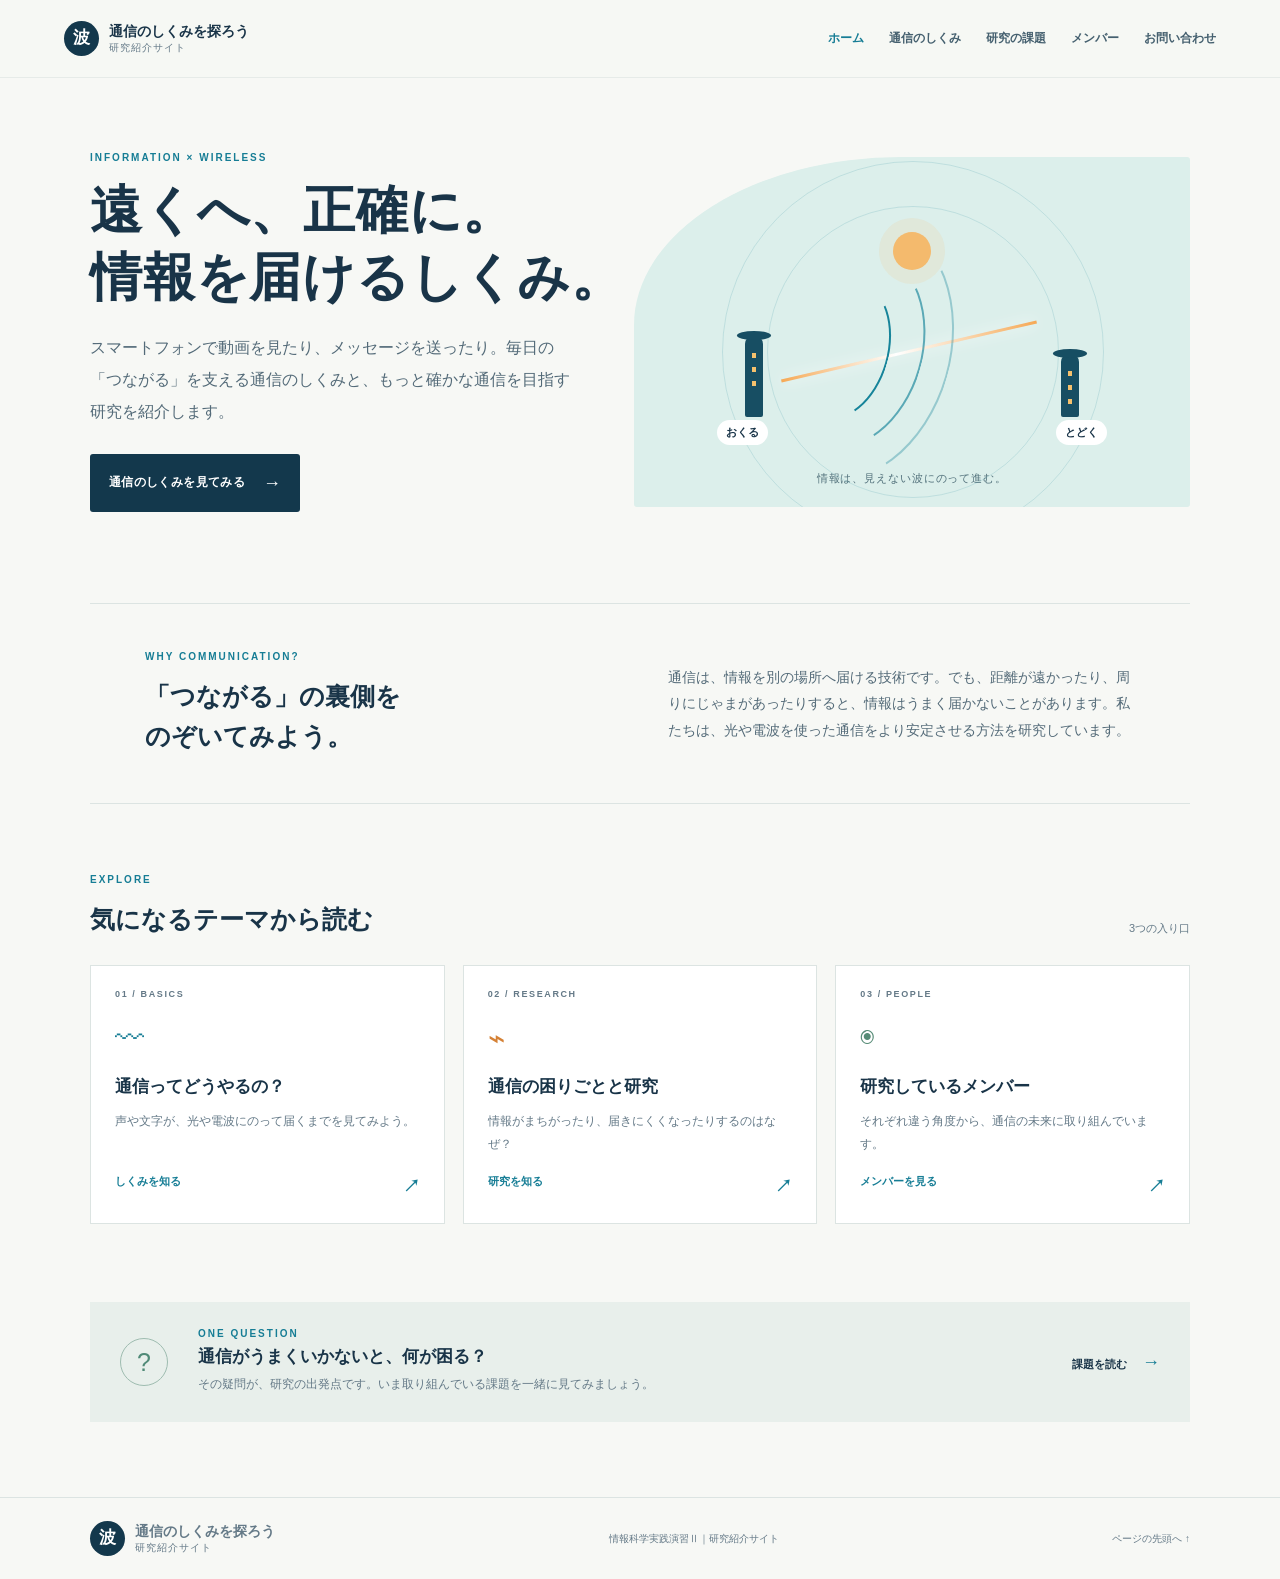
<file: index.html>
<!doctype html>
<html lang="ja">
<head>
  <meta charset="utf-8">
  <meta name="viewport" content="width=device-width, initial-scale=1">
  <meta name="description" content="光や電波で情報を届ける通信のしくみと、通信をもっと確かにする研究を中学生向けに紹介します。">
  <title>通信のしくみを探ろう | 研究紹介</title>
  <link rel="stylesheet" href="style.css">
</head>
<body id="top">
  <header class="site-header">
    <a class="brand" href="index.html"><span class="brand-mark" aria-hidden="true">波</span><span>通信のしくみを探ろう<small>研究紹介サイト</small></span></a>
    <nav aria-label="メインナビゲーション"><a aria-current="page" href="index.html">ホーム</a><a href="communication.html">通信のしくみ</a><a href="challenges.html">研究の課題</a><a href="members.html">メンバー</a><a href="contact.html">お問い合わせ</a></nav>
  </header>
  <main>
    <section class="hero">
      <div class="hero-copy"><p class="eyebrow">INFORMATION × WIRELESS</p><h1><span>遠くへ、正確に。</span><span>情報を届けるしくみ。</span></h1><p class="lead">スマートフォンで動画を見たり、メッセージを送ったり。毎日の「つながる」を支える通信のしくみと、もっと確かな通信を目指す研究を紹介します。</p><a class="button" href="communication.html">通信のしくみを見てみる <span aria-hidden="true">→</span></a></div>
      <div class="hero-art" aria-label="送信機から受信機へ、光と電波で情報が届くイメージ" role="img"><div class="sun"></div><div class="tower tower-left"><i></i><i></i><i></i></div><div class="tower tower-right"><i></i><i></i><i></i></div><div class="wave wave-one"></div><div class="wave wave-two"></div><div class="wave wave-three"></div><div class="beam"></div><div class="art-label label-left">おくる</div><div class="art-label label-right">とどく</div><div class="art-caption">情報は、見えない波にのって進む。</div></div>
    </section>
    <section class="intro-section"><div><p class="eyebrow">WHY COMMUNICATION?</p><h2>「つながる」の裏側を<br>のぞいてみよう。</h2></div><p>通信は、情報を別の場所へ届ける技術です。でも、距離が遠かったり、周りにじゃまがあったりすると、情報はうまく届かないことがあります。私たちは、光や電波を使った通信をより安定させる方法を研究しています。</p></section>
    <section class="cards-section"><div class="section-heading"><div><p class="eyebrow">EXPLORE</p><h2>気になるテーマから読む</h2></div><span>3つの入り口</span></div><div class="cards">
      <a class="topic-card card-blue" href="communication.html"><span class="card-number">01 / BASICS</span><span class="card-icon" aria-hidden="true">〰</span><h3>通信ってどうやるの？</h3><p>声や文字が、光や電波にのって届くまでを見てみよう。</p><span class="card-link">しくみを知る <b>↗</b></span></a>
      <a class="topic-card card-orange" href="challenges.html"><span class="card-number">02 / RESEARCH</span><span class="card-icon" aria-hidden="true">⌁</span><h3>通信の困りごとと研究</h3><p>情報がまちがったり、届きにくくなったりするのはなぜ？</p><span class="card-link">研究を知る <b>↗</b></span></a>
      <a class="topic-card card-green" href="members.html"><span class="card-number">03 / PEOPLE</span><span class="card-icon" aria-hidden="true">◉</span><h3>研究しているメンバー</h3><p>それぞれ違う角度から、通信の未来に取り組んでいます。</p><span class="card-link">メンバーを見る <b>↗</b></span></a>
    </div></section>
    <section class="callout"><div class="callout-symbol" aria-hidden="true">?</div><div><p class="eyebrow">ONE QUESTION</p><h2>通信がうまくいかないと、何が困る？</h2><p>その疑問が、研究の出発点です。いま取り組んでいる課題を一緒に見てみましょう。</p></div><a class="text-link" href="challenges.html">課題を読む <span>→</span></a></section>
  </main>
  <footer><a class="brand" href="index.html"><span class="brand-mark" aria-hidden="true">波</span><span>通信のしくみを探ろう<small>研究紹介サイト</small></span></a><p>情報科学実践演習Ⅱ｜研究紹介サイト</p><a href="#top" class="to-top">ページの先頭へ ↑</a></footer>
</body>
</html>
</file>
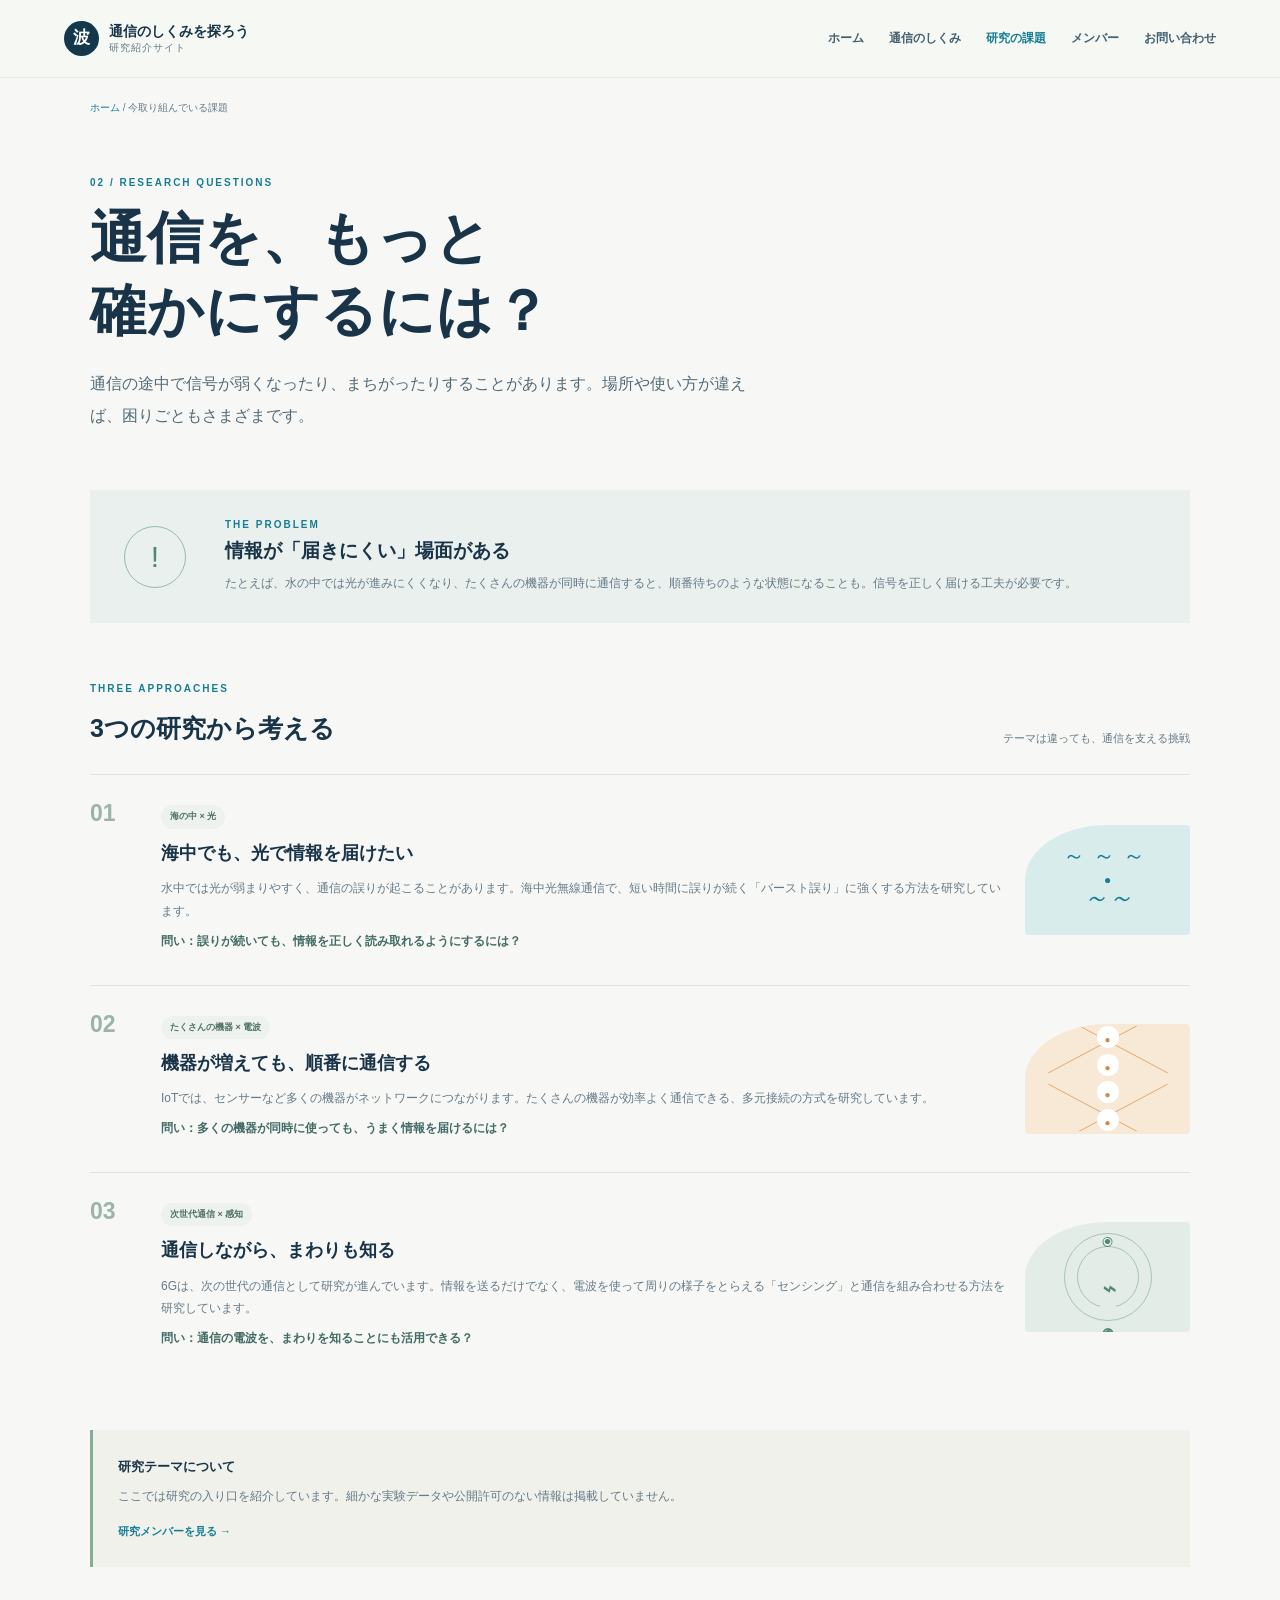
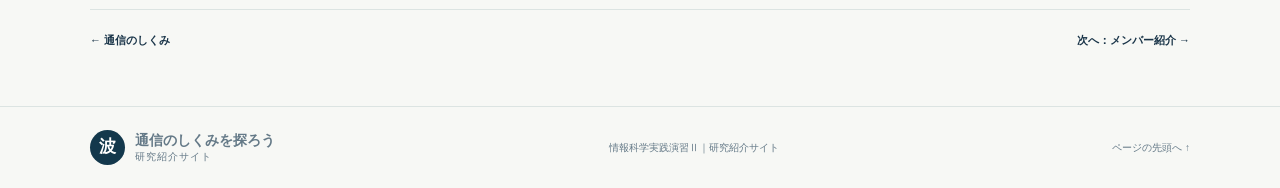
<file: challenges.html>
<!doctype html>
<html lang="ja">
<head><meta charset="utf-8"><meta name="viewport" content="width=device-width, initial-scale=1"><meta name="description" content="通信を安定させるための課題と、海中光通信・IoT・6Gの研究を紹介します。"><title>今取り組んでいる課題 | 通信のしくみを探ろう</title><link rel="stylesheet" href="style.css"></head>
<body id="top">
  <header class="site-header"><a class="brand" href="index.html"><span class="brand-mark" aria-hidden="true">波</span><span>通信のしくみを探ろう<small>研究紹介サイト</small></span></a><nav aria-label="メインナビゲーション"><a href="index.html">ホーム</a><a href="communication.html">通信のしくみ</a><a aria-current="page" href="challenges.html">研究の課題</a><a href="members.html">メンバー</a><a href="contact.html">お問い合わせ</a></nav></header>
  <main class="subpage"><div class="breadcrumb"><a href="index.html">ホーム</a><span> / </span>今取り組んでいる課題</div><section class="page-hero"><p class="eyebrow">02 / RESEARCH QUESTIONS</p><h1>通信を、もっと<br>確かにするには？</h1><p class="lead">通信の途中で信号が弱くなったり、まちがったりすることがあります。場所や使い方が違えば、困りごともさまざまです。</p></section>
    <section class="problem-band"><div class="problem-mark" aria-hidden="true">!</div><div><p class="eyebrow">THE PROBLEM</p><h2>情報が「届きにくい」場面がある</h2><p>たとえば、水の中では光が進みにくくなり、たくさんの機器が同時に通信すると、順番待ちのような状態になることも。信号を正しく届ける工夫が必要です。</p></div></section>
    <section class="research-list"><div class="section-heading"><div><p class="eyebrow">THREE APPROACHES</p><h2>3つの研究から考える</h2></div><span>テーマは違っても、通信を支える挑戦</span></div>
      <article class="research-card"><div class="research-no">01</div><div><span class="tag">海の中 × 光</span><h3>海中でも、光で情報を届けたい</h3><p>水中では光が弱まりやすく、通信の誤りが起こることがあります。海中光無線通信で、短い時間に誤りが続く「バースト誤り」に強くする方法を研究しています。</p><p class="research-question">問い：誤りが続いても、情報を正しく読み取れるようにするには？</p></div><div class="research-art art-sea" aria-hidden="true"><span>～～～</span><b>●</b><i>～～</i></div></article>
      <article class="research-card"><div class="research-no">02</div><div><span class="tag">たくさんの機器 × 電波</span><h3>機器が増えても、順番に通信する</h3><p>IoTでは、センサーなど多くの機器がネットワークにつながります。たくさんの機器が効率よく通信できる、多元接続の方式を研究しています。</p><p class="research-question">問い：多くの機器が同時に使っても、うまく情報を届けるには？</p></div><div class="research-art art-network" aria-hidden="true"><span>●</span><i>●</i><b>●</b><em>●</em></div></article>
      <article class="research-card"><div class="research-no">03</div><div><span class="tag">次世代通信 × 感知</span><h3>通信しながら、まわりも知る</h3><p>6Gは、次の世代の通信として研究が進んでいます。情報を送るだけでなく、電波を使って周りの様子をとらえる「センシング」と通信を組み合わせる方法を研究しています。</p><p class="research-question">問い：通信の電波を、まわりを知ることにも活用できる？</p></div><div class="research-art art-sense" aria-hidden="true"><span>◉</span><i>⌁</i><b>◉</b></div></article>
    </section><aside class="note"><b>研究テーマについて</b><p>ここでは研究の入り口を紹介しています。細かな実験データや公開許可のない情報は掲載していません。</p><a href="members.html">研究メンバーを見る →</a></aside><nav class="page-nav" aria-label="ページ移動"><a href="communication.html">← 通信のしくみ</a><a href="members.html">次へ：メンバー紹介 →</a></nav></main>
  <footer><a class="brand" href="index.html"><span class="brand-mark" aria-hidden="true">波</span><span>通信のしくみを探ろう<small>研究紹介サイト</small></span></a><p>情報科学実践演習Ⅱ｜研究紹介サイト</p><a href="#top" class="to-top">ページの先頭へ ↑</a></footer>
</body></html>
</file>
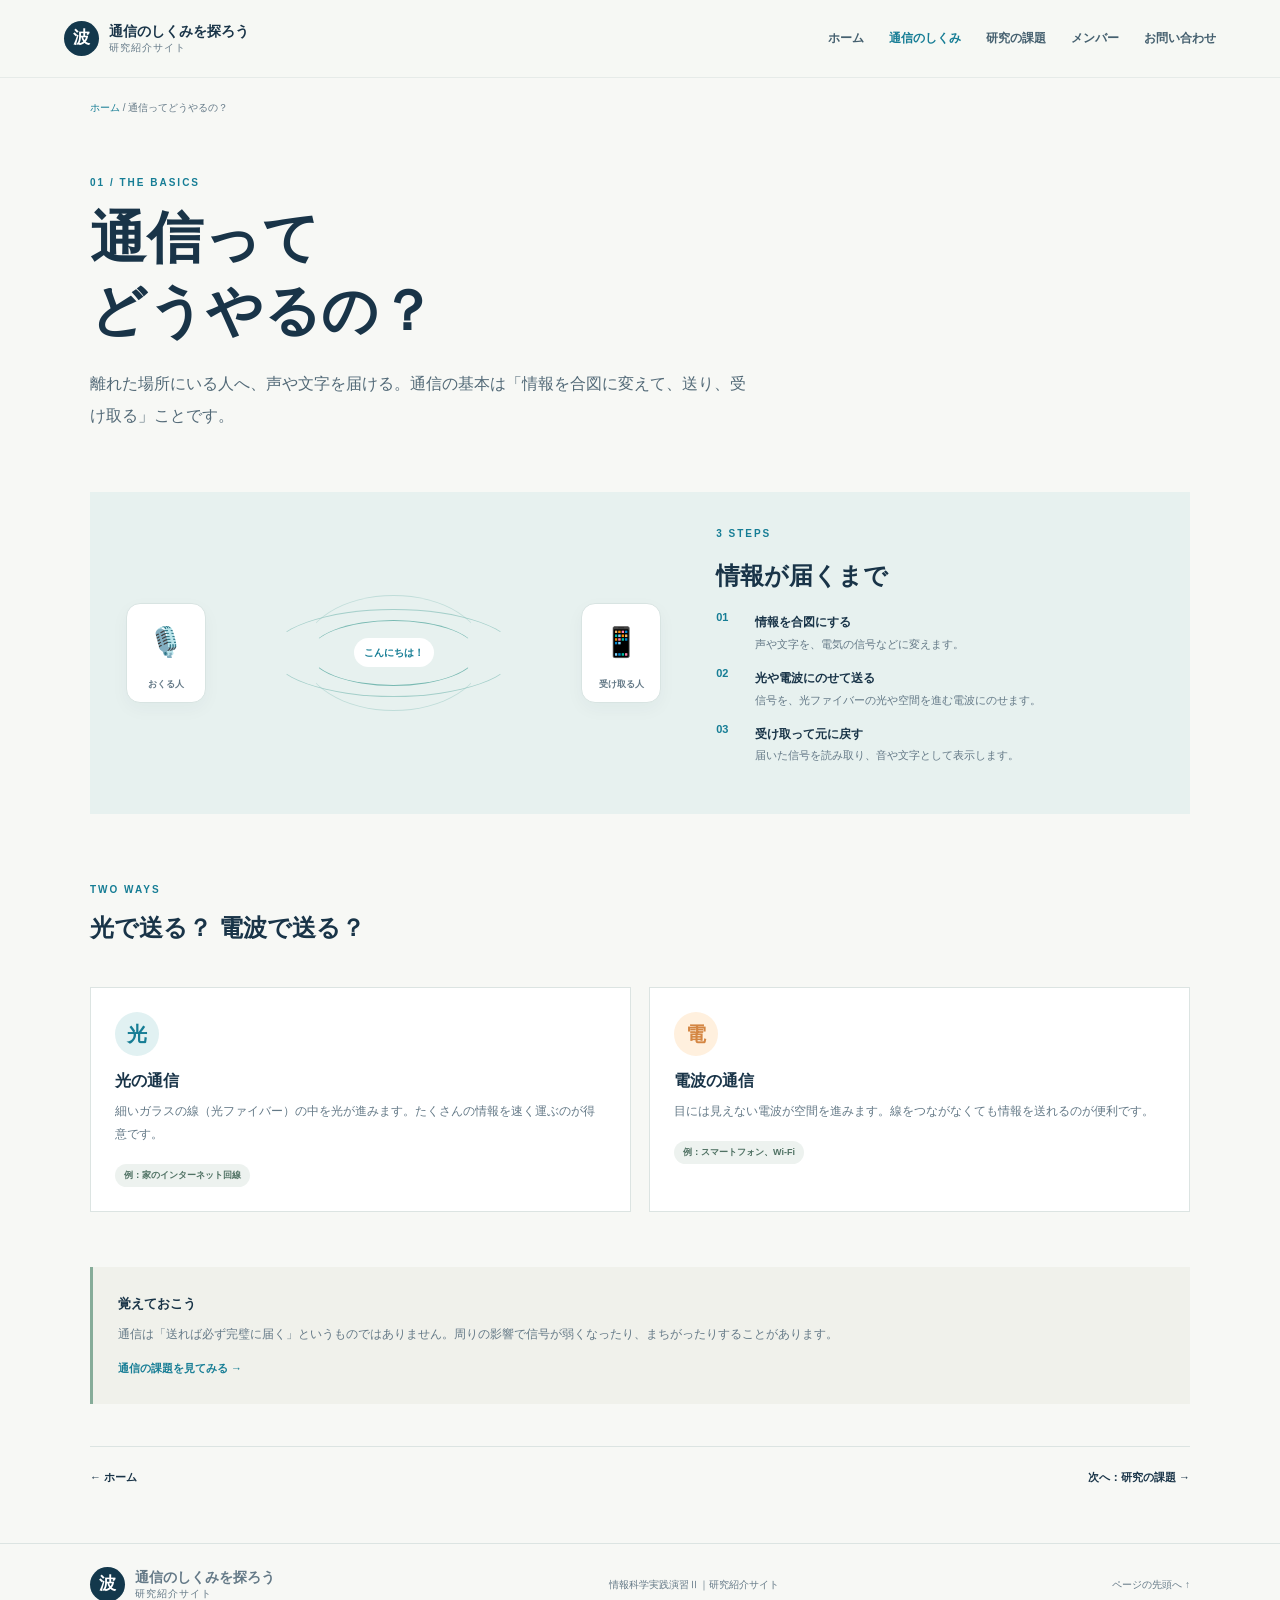
<file: communication.html>
<!doctype html>
<html lang="ja">
<head><meta charset="utf-8"><meta name="viewport" content="width=device-width, initial-scale=1"><meta name="description" content="光や電波を使って情報が届く通信の基本を、中学生向けに紹介します。"><title>通信ってどうやるの？ | 通信のしくみを探ろう</title><link rel="stylesheet" href="style.css"></head>
<body id="top">
  <header class="site-header"><a class="brand" href="index.html"><span class="brand-mark" aria-hidden="true">波</span><span>通信のしくみを探ろう<small>研究紹介サイト</small></span></a><nav aria-label="メインナビゲーション"><a href="index.html">ホーム</a><a aria-current="page" href="communication.html">通信のしくみ</a><a href="challenges.html">研究の課題</a><a href="members.html">メンバー</a><a href="contact.html">お問い合わせ</a></nav></header>
  <main class="subpage"><div class="breadcrumb"><a href="index.html">ホーム</a><span> / </span>通信ってどうやるの？</div><section class="page-hero"><p class="eyebrow">01 / THE BASICS</p><h1>通信って<br>どうやるの？</h1><p class="lead">離れた場所にいる人へ、声や文字を届ける。通信の基本は「情報を合図に変えて、送り、受け取る」ことです。</p></section>
    <section class="explain-block"><div class="step-visual"><div class="device">🎙️<small>おくる人</small></div><div class="signal"><span>こんにちは！</span><i></i><i></i><i></i></div><div class="device">📱<small>受け取る人</small></div></div><div class="explain-copy"><p class="eyebrow">3 STEPS</p><h2>情報が届くまで</h2><ol class="steps"><li><b>情報を合図にする</b><span>声や文字を、電気の信号などに変えます。</span></li><li><b>光や電波にのせて送る</b><span>信号を、光ファイバーの光や空間を進む電波にのせます。</span></li><li><b>受け取って元に戻す</b><span>届いた信号を読み取り、音や文字として表示します。</span></li></ol></div></section>
    <section class="compare-section"><div class="section-heading"><div><p class="eyebrow">TWO WAYS</p><h2>光で送る？ 電波で送る？</h2></div></div><div class="compare-grid"><article><div class="compare-icon blue">光</div><h3>光の通信</h3><p>細いガラスの線（光ファイバー）の中を光が進みます。たくさんの情報を速く運ぶのが得意です。</p><span class="tag">例：家のインターネット回線</span></article><article><div class="compare-icon orange">電</div><h3>電波の通信</h3><p>目には見えない電波が空間を進みます。線をつながなくても情報を送れるのが便利です。</p><span class="tag">例：スマートフォン、Wi-Fi</span></article></div></section>
    <aside class="note"><b>覚えておこう</b><p>通信は「送れば必ず完璧に届く」というものではありません。周りの影響で信号が弱くなったり、まちがったりすることがあります。</p><a href="challenges.html">通信の課題を見てみる →</a></aside>
    <nav class="page-nav" aria-label="ページ移動"><a href="index.html">← ホーム</a><a href="challenges.html">次へ：研究の課題 →</a></nav></main>
  <footer><a class="brand" href="index.html"><span class="brand-mark" aria-hidden="true">波</span><span>通信のしくみを探ろう<small>研究紹介サイト</small></span></a><p>情報科学実践演習Ⅱ｜研究紹介サイト</p><a href="#top" class="to-top">ページの先頭へ ↑</a></footer>
</body></html>
</file>
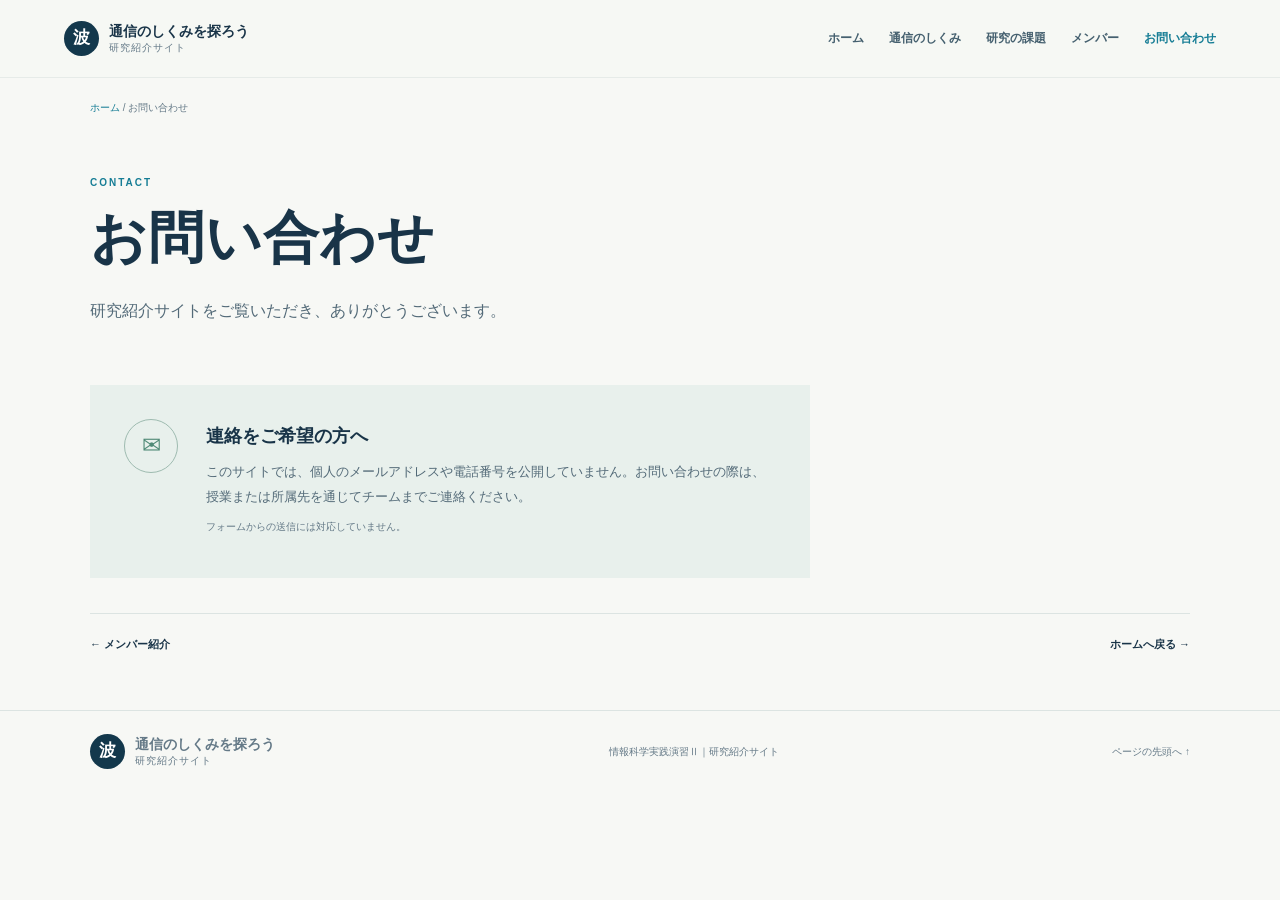
<file: contact.html>
<!doctype html>
<html lang="ja">
<head><meta charset="utf-8"><meta name="viewport" content="width=device-width, initial-scale=1"><meta name="description" content="研究紹介サイトへのお問い合わせについてご案内します。"><title>お問い合わせ | 通信のしくみを探ろう</title><link rel="stylesheet" href="style.css"></head>
<body id="top">
  <header class="site-header"><a class="brand" href="index.html"><span class="brand-mark" aria-hidden="true">波</span><span>通信のしくみを探ろう<small>研究紹介サイト</small></span></a><nav aria-label="メインナビゲーション"><a href="index.html">ホーム</a><a href="communication.html">通信のしくみ</a><a href="challenges.html">研究の課題</a><a href="members.html">メンバー</a><a aria-current="page" href="contact.html">お問い合わせ</a></nav></header>
  <main class="subpage"><div class="breadcrumb"><a href="index.html">ホーム</a><span> / </span>お問い合わせ</div><section class="page-hero"><p class="eyebrow">CONTACT</p><h1>お問い合わせ</h1><p class="lead">研究紹介サイトをご覧いただき、ありがとうございます。</p></section><section class="contact-panel"><div class="contact-icon" aria-hidden="true">✉</div><div><h2>連絡をご希望の方へ</h2><p>このサイトでは、個人のメールアドレスや電話番号を公開していません。お問い合わせの際は、授業または所属先を通じてチームまでご連絡ください。</p><p class="small-note">フォームからの送信には対応していません。</p></div></section><nav class="page-nav"><a href="members.html">← メンバー紹介</a><a href="index.html">ホームへ戻る →</a></nav></main>
  <footer><a class="brand" href="index.html"><span class="brand-mark" aria-hidden="true">波</span><span>通信のしくみを探ろう<small>研究紹介サイト</small></span></a><p>情報科学実践演習Ⅱ｜研究紹介サイト</p><a href="#top" class="to-top">ページの先頭へ ↑</a></footer>
</body></html>
</file>
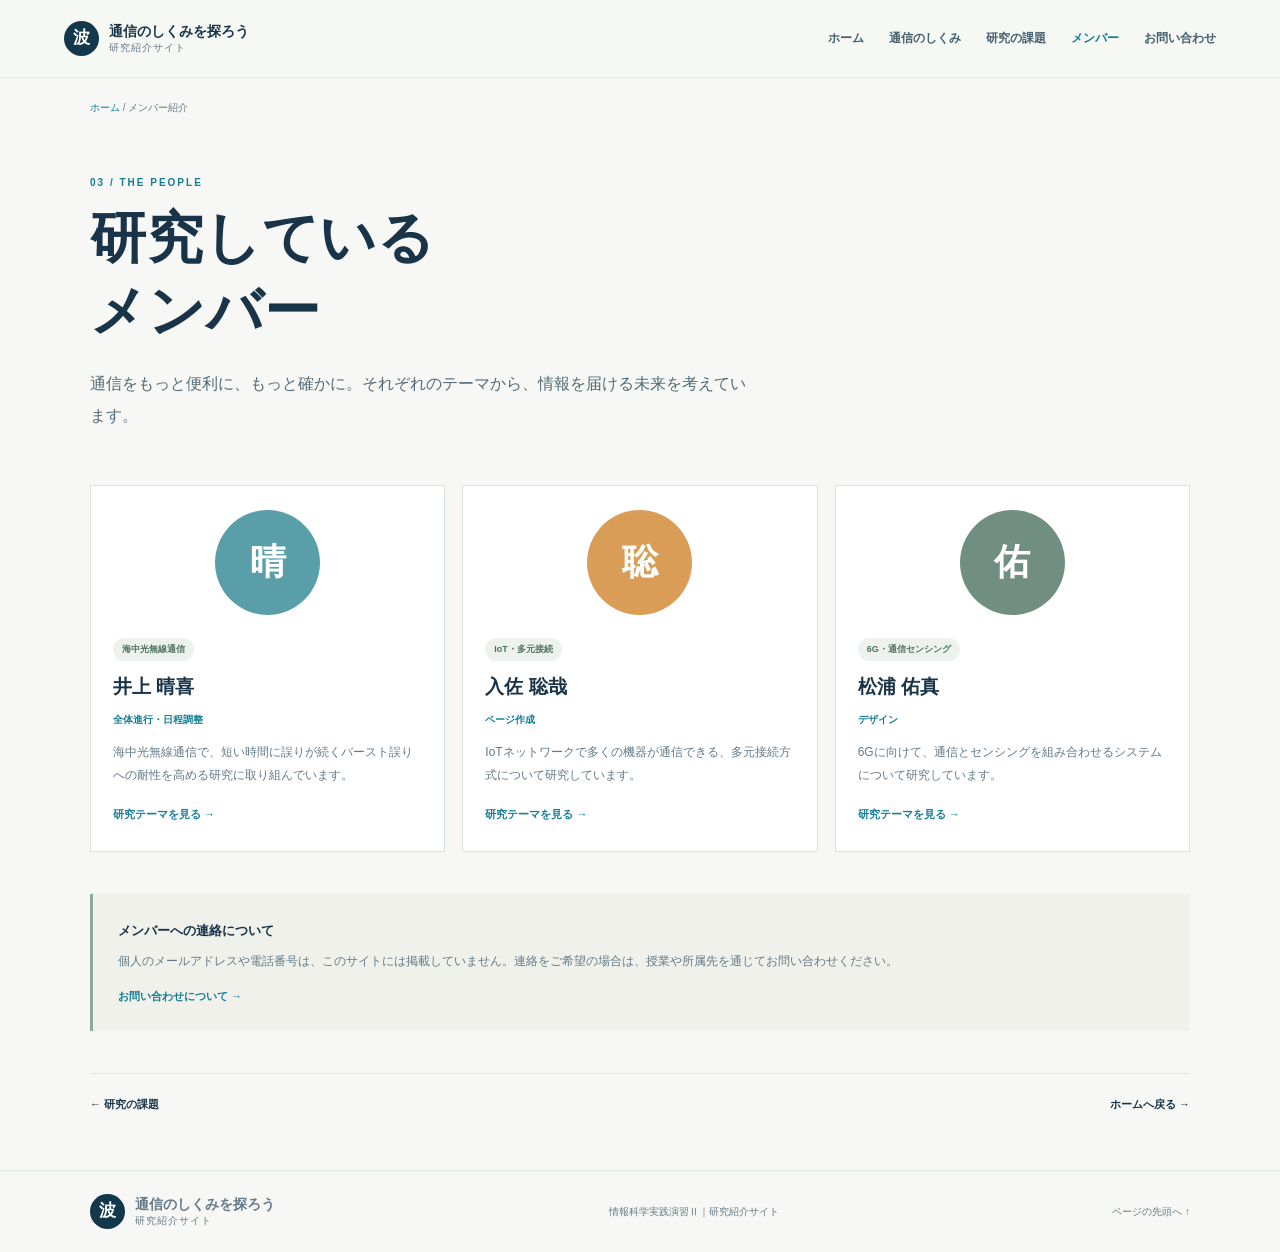
<file: members.html>
<!doctype html>
<html lang="ja">
<head><meta charset="utf-8"><meta name="viewport" content="width=device-width, initial-scale=1"><meta name="description" content="海中光通信、IoTの多元接続、6Gの通信とセンシングに取り組む研究メンバーを紹介します。"><title>メンバー紹介 | 通信のしくみを探ろう</title><link rel="stylesheet" href="style.css"></head>
<body id="top">
  <header class="site-header"><a class="brand" href="index.html"><span class="brand-mark" aria-hidden="true">波</span><span>通信のしくみを探ろう<small>研究紹介サイト</small></span></a><nav aria-label="メインナビゲーション"><a href="index.html">ホーム</a><a href="communication.html">通信のしくみ</a><a href="challenges.html">研究の課題</a><a aria-current="page" href="members.html">メンバー</a><a href="contact.html">お問い合わせ</a></nav></header>
  <main class="subpage"><div class="breadcrumb"><a href="index.html">ホーム</a><span> / </span>メンバー紹介</div><section class="page-hero"><p class="eyebrow">03 / THE PEOPLE</p><h1>研究している<br>メンバー</h1><p class="lead">通信をもっと便利に、もっと確かに。それぞれのテーマから、情報を届ける未来を考えています。</p></section>
    <section class="member-grid">
      <article class="member-card"><div class="avatar avatar-a" aria-hidden="true">晴</div><div class="member-info"><span class="tag">海中光無線通信</span><h2>井上 晴喜</h2><p class="member-role">全体進行・日程調整</p><p>海中光無線通信で、短い時間に誤りが続くバースト誤りへの耐性を高める研究に取り組んでいます。</p><a href="challenges.html">研究テーマを見る →</a></div></article>
      <article class="member-card"><div class="avatar avatar-b" aria-hidden="true">聡</div><div class="member-info"><span class="tag">IoT・多元接続</span><h2>入佐 聡哉</h2><p class="member-role">ページ作成</p><p>IoTネットワークで多くの機器が通信できる、多元接続方式について研究しています。</p><a href="challenges.html">研究テーマを見る →</a></div></article>
      <article class="member-card"><div class="avatar avatar-c" aria-hidden="true">佑</div><div class="member-info"><span class="tag">6G・通信センシング</span><h2>松浦 佑真</h2><p class="member-role">デザイン</p><p>6Gに向けて、通信とセンシングを組み合わせるシステムについて研究しています。</p><a href="challenges.html">研究テーマを見る →</a></div></article>
    </section><aside class="note"><b>メンバーへの連絡について</b><p>個人のメールアドレスや電話番号は、このサイトには掲載していません。連絡をご希望の場合は、授業や所属先を通じてお問い合わせください。</p><a href="contact.html">お問い合わせについて →</a></aside><nav class="page-nav" aria-label="ページ移動"><a href="challenges.html">← 研究の課題</a><a href="index.html">ホームへ戻る →</a></nav></main>
  <footer><a class="brand" href="index.html"><span class="brand-mark" aria-hidden="true">波</span><span>通信のしくみを探ろう<small>研究紹介サイト</small></span></a><p>情報科学実践演習Ⅱ｜研究紹介サイト</p><a href="#top" class="to-top">ページの先頭へ ↑</a></footer>
</body></html>
</file>
<file: style.css>
:root {
  --ink: #193448;
  --muted: #647987;
  --paper: #f7f8f5;
  --line: #dce4e2;
  --blue: #167d95;
  --navy: #13384c;
  --orange: #f3a45a;
  --green: #75a996;
  --serif: "Noto Sans JP",sans-serif;
  --sans: "DM Sans","Noto Sans JP",sans-serif;
}

* {
  box-sizing: border-box;
}

html {
  scroll-behavior: smooth;
}

body {
  margin: 0;
  background: var(--paper);
  color: var(--ink);
  font-family: var(--serif);
  font-size: 15px;
  line-height: 1.9;
}

a {
  color: inherit;
  text-decoration: none;
}

a: hover{;
  color: var(--blue);
}

.site-header {
  height: auto;
  min-height: 78px;
  padding: 14px max(calc((100vw - 1160px)/2),5vw);
  display: flex;
  align-items: center;
  justify-content: space-between;
  gap: 24px;
  background: rgba(247,248,245,.94);
  border-bottom: 1px solid #e6ebe8;
}

.brand {
  display: flex;
  align-items: center;
  gap: 10px;
  font-weight: 800;
  font-size: 14px;
  line-height: 1.35;
  white-space: nowrap;
}

.brand small {
  display: block;
  color: var(--muted);
  font: 500 10px var(--sans);
  letter-spacing: .1em;
}

.brand-mark {
  width: 35px;
  height: 35px;
  border-radius: 50%;
  background: var(--navy);
  color: #fff;
  display: grid;
  place-items: center;
  font-size: 17px;
}

.site-header nav {
  display: flex;
  gap: 25px;
  align-items: center;
  font-size: 12px;
  font-weight: 600;
}

.site-header nav a {
  white-space: nowrap;
  color: #45606f;
}

.site-header nav a:hover,.site-header nav [aria-current] {
  color: var(--blue);
}

main {
  max-width: 1160px;
  margin: auto;
  padding: 0 30px;
}

.hero {
  display: grid;
  grid-template-columns: .94fr 1.06fr;
  min-height: 525px;
  align-items: center;
  gap: 50px;
  padding: 48px 0 65px;
}

.eyebrow {
  font: 700 10px var(--sans);
  letter-spacing: .2em;
  color: var(--blue);
  margin: 0 0 14px;
}

.hero h1,.page-hero h1 {
  font-size: clamp(38px,5vw,62px);
  letter-spacing: .015em;
  line-height: 1.3;
  margin: 0 0 20px;
  font-weight: 800;
}

.lead {
  color: #536a78;
  font-size: 16px;
  line-height: 2;
  max-width: 490px;
  margin: 0 0 26px;
}

.button {
  display: inline-flex;
  align-items: center;
  gap: 18px;
  border-radius: 3px;
  background: var(--navy);
  padding: 12px 19px;
  color: white;
  font-size: 12px;
  font-weight: 700;
  letter-spacing: .03em;
}

.button:hover {
  background: var(--blue);
  color: white;
}

.button span {
  font-size: 18px;
}

.hero-art {
  height: 350px;
  position: relative;
  overflow: hidden;
  background: #dcefeb;
  border-radius: 48% 3px 3px 3px;
}

.hero-art:before {
  content: "";
  position: absolute;
  width: 380px;
  height: 380px;
  border: 1px solid rgba(22,125,149,.15);
  border-radius: 50%;
  top: 4px;
  left: calc(50% - 190px);
}

.hero-art:after {
  content: "";
  position: absolute;
  width: 290px;
  height: 290px;
  border: 1px solid rgba(22,125,149,.15);
  border-radius: 50%;
  top: 49px;
  left: calc(50% - 145px);
}

.sun {
  position: absolute;
  width: 38px;
  height: 38px;
  border-radius: 50%;
  background: #f4ba6d;
  left: calc(50% - 19px);
  top: 75px;
  box-shadow: 0 0 0 14px #f4ba6d22;
}

.tower {
  position: absolute;
  z-index: 2;
  bottom: 90px;
  width: 18px;
  height: 81px;
  background: #174e63;
  border-radius: 8px 8px 2px 2px;
}

.tower:before {
  content: "";
  position: absolute;
  width: 34px;
  height: 9px;
  background: #174e63;
  border-radius: 50%;
  top: -5px;
  left: -8px;
}

.tower i {
  position: absolute;
  width: 4px;
  height: 5px;
  background: #f6c16d;
  top: 17px;
  left: 7px;
}

.tower i:nth-child(2) {
  top: 31px;
}

.tower i:nth-child(3) {
  top: 45px;
}

.tower-left {
  left: 20%;
}

.tower-right {
  right: 20%;
  height: 63px;
}

.wave {
  position: absolute;
  z-index: 1;
  border: 2px solid transparent;
  border-right-color: #16849a;
  border-radius: 50%;
  transform: rotate(16deg);
}

.wave-one {
  width: 100px;
  height: 145px;
  left: 28%;
  top: 120px;
}

.wave-two {
  width: 150px;
  height: 205px;
  left: 25%;
  top: 89px;
  opacity: .65;
}

.wave-three {
  width: 201px;
  height: 270px;
  left: 21%;
  top: 57px;
  opacity: .35;
}

.beam {
  position: absolute;
  height: 3px;
  width: 47%;
  left: 26%;
  top: 55%;
  transform: rotate(-13deg);
  background: linear-gradient(90deg,#f6a956,#fff 45%,#f6a956);
  box-shadow: 0 0 15px #fff;
}

.art-label {
  position: absolute;
  z-index: 3;
  bottom: 62px;
  font-size: 11px;
  font-weight: 700;
  background: #fff;
  padding: 2px 9px;
  border-radius: 20px;
}

.label-left {
  left: 15%;
}

.label-right {
  right: 15%;
}

.art-caption {
  position: absolute;
  bottom: 18px;
  left: 0;
  right: 0;
  text-align: center;
  font-size: 11px;
  color: #52717b;
  letter-spacing: .08em;
}

.intro-section {
  border-top: 1px solid var(--line);
  border-bottom: 1px solid var(--line);
  padding: 47px 5%;
  display: grid;
  grid-template-columns: 1fr 1fr;
  gap: 55px;
  align-items: center;
}

.intro-section h2,.section-heading h2,.callout h2 {
  font-size: 25px;
  line-height: 1.6;
  margin: 0;
  font-weight: 800;
}

.intro-section>p {
  color: #536a78;
  margin: 0;
  font-size: 14px;
}

.cards-section {
  padding: 70px 0 78px;
}

.section-heading {
  display: flex;
  align-items: end;
  justify-content: space-between;
  margin-bottom: 26px;
}

.section-heading>span {
  font-size: 11px;
  color: var(--muted);
}

.cards {
  display: grid;
  grid-template-columns: repeat(3,1fr);
  gap: 18px;
}

.topic-card {
  min-height: 258px;
  padding: 23px 24px 20px;
  display: flex;
  flex-direction: column;
  border: 1px solid var(--line);
  background: #fff;
  transition: transform .2s,box-shadow .2s;
}

.topic-card:hover {
  transform: translateY(-3px);
  box-shadow: 0 12px 28px #19344812;
}

.card-number {
  font: 700 9px var(--sans);
  letter-spacing: .18em;
  color: var(--muted);
}

.card-icon {
  font-size: 29px;
  margin: 12px 0 2px;
}

.card-blue .card-icon {
  color: var(--blue);
}

.card-orange .card-icon {
  color: #d58135;
}

.card-green .card-icon {
  color: #568b76;
}

.topic-card h3 {
  font-size: 17px;
  margin: 3px 0 7px;
}

.topic-card p {
  font-size: 12px;
  color: var(--muted);
  margin: 0 0 15px;
}

.card-link {
  margin-top: auto;
  font-size: 11px;
  font-weight: 700;
  color: var(--blue);
}

.card-link b {
  float: right;
  font-size: 17px;
}

.callout {
  background: #e8efeb;
  padding: 26px 30px;
  display: grid;
  grid-template-columns: 58px 1fr auto;
  align-items: center;
  gap: 20px;
  margin-bottom: 75px;
}

.callout-symbol {
  width: 48px;
  height: 48px;
  display: grid;
  place-items: center;
  border: 1px solid #9ebcb0;
  border-radius: 50%;
  font: 500 25px var(--sans);
  color: #508a77;
}

.callout .eyebrow {
  margin-bottom: 4px;
}

.callout h2 {
  font-size: 17px;
}

.callout p:not(.eyebrow) {
  font-size: 12px;
  color: var(--muted);
  margin: 3px 0 0;
}

.text-link {
  font-size: 11px;
  font-weight: 700;
  white-space: nowrap;
}

.text-link span {
  margin-left: 12px;
  color: var(--blue);
  font-size: 18px;
}

footer {
  border-top: 1px solid var(--line);
  padding: 23px max(calc((100vw - 1100px)/2),5vw);
  display: flex;
  align-items: center;
  justify-content: space-between;
  gap: 20px;
  color: var(--muted);
  font-size: 10px;
}

footer p {
  margin: 0;
}

.to-top {
  font-size: 10px;
}

.subpage {
  padding-top: 20px;
  padding-bottom: 35px;
}

.breadcrumb {
  font-size: 10px;
  color: var(--muted);
  margin: 0 0 32px;
}

.breadcrumb a {
  color: var(--blue);
}

.page-hero {
  padding: 28px 0 48px;
  max-width: 760px;
}

.page-hero h1 {
  font-size: clamp(38px,5vw,56px);
}

.page-hero .lead {
  max-width: 660px;
  margin-bottom: 0;
}

.explain-block {
  display: grid;
  grid-template-columns: 1.1fr .9fr;
  gap: 55px;
  align-items: center;
  padding: 36px;
  background: #e7f1ef;
  margin: 12px 0 70px;
}

.step-visual {
  min-height: 245px;
  display: flex;
  align-items: center;
  justify-content: space-between;
  gap: 12px;
}

.device {
  width: 80px;
  height: 100px;
  background: white;
  border: 1px solid #d8e4e2;
  border-radius: 14px;
  display: flex;
  flex-direction: column;
  align-items: center;
  justify-content: center;
  font-size: 29px;
  box-shadow: 0 6px 18px #1934480a;
}

.device small {
  font: 600 9px var(--serif);
  color: var(--muted);
  margin-top: 8px;
}

.signal {
  height: 100px;
  flex: 1;
  position: relative;
  display: flex;
  align-items: center;
  justify-content: center;
}

.signal span {
  z-index: 2;
  padding: 5px 10px;
  border-radius: 18px;
  background: #fff;
  color: var(--blue);
  font-size: 10px;
  font-weight: 700;
}

.signal i {
  position: absolute;
  inset: 17px 8px;
  border: 1px solid #78b9b2;
  border-left-color: transparent;
  border-right-color: transparent;
  border-radius: 50%;
  transform: scaleX(.5);
}

.signal i:nth-child(2) {
  inset: 6px 0;
  transform: scaleX(.7);
  opacity: .6;
}

.signal i:nth-child(3) {
  inset: -8px -7px;
  opacity: .35;
}

.explain-copy h2,.compare-section h2,.problem-band h2 {
  font-size: 24px;
  margin: 0 0 13px;
}

.steps {
  list-style: none;
  margin: 0;
  padding: 0;
  counter-reset: steps;
}

.steps li {
  counter-increment: steps;
  position: relative;
  padding: 0 0 12px 39px;
}

.steps li:before {
  content: "0" counter(steps);
  position: absolute;
  left: 0;
  top: 0;
  font: 700 11px var(--sans);
  color: var(--blue);
}

.steps b,.steps span {
  display: block;
}

.steps b {
  font-size: 12px;
}

.steps span {
  font-size: 11px;
  color: var(--muted);
}

.compare-section {
  margin: 0 0 55px;
}

.compare-grid {
  display: grid;
  grid-template-columns: 1fr 1fr;
  gap: 18px;
}

.compare-grid article {
  background: white;
  border: 1px solid var(--line);
  padding: 24px;
  position: relative;
  min-height: 200px;
}

.compare-icon {
  width: 44px;
  height: 44px;
  display: grid;
  place-items: center;
  border-radius: 50%;
  font-size: 20px;
  font-weight: 700;
}

.compare-icon.blue {
  background: #e1f1f2;
  color: var(--blue);
}

.compare-icon.orange {
  background: #fff0de;
  color: #d48643;
}

.compare-grid h3 {
  font-size: 16px;
  margin: 10px 0 4px;
}

.compare-grid p {
  font-size: 12px;
  color: var(--muted);
  margin: 0 0 13px;
}

.tag {
  display: inline-block;
  padding: 3px 9px;
  border-radius: 20px;
  background: #edf2ef;
  color: #507264;
  font-size: 9px;
  font-weight: 700;
}

.note {
  padding: 22px 25px;
  background: #f0f1eb;
  border-left: 3px solid #86ac99;
  margin: 42px 0;
}

.note b {
  font-size: 13px;
}

.note p {
  font-size: 12px;
  color: var(--muted);
  margin: 5px 0 8px;
}

.note a,.member-info>a {
  font-size: 11px;
  color: var(--blue);
  font-weight: 700;
}

.page-nav {
  border-top: 1px solid var(--line);
  padding: 20px 0;
  display: flex;
  justify-content: space-between;
  font-size: 11px;
  font-weight: 700;
}

.problem-band {
  display: grid;
  grid-template-columns: 80px 1fr;
  gap: 21px;
  align-items: center;
  background: #eaf0ed;
  padding: 29px 34px;
  margin: 10px 0 60px;
}

.problem-mark {
  width: 62px;
  height: 62px;
  border: 1px solid #99b8ab;
  border-radius: 50%;
  display: grid;
  place-items: center;
  font: 500 30px var(--sans);
  color: #528775;
}

.problem-band .eyebrow {
  margin: 0 0 3px;
}

.problem-band h2 {
  font-size: 19px;
  margin: 0 0 3px;
}

.problem-band p:last-child {
  margin: 0;
  color: var(--muted);
  font-size: 12px;
}

.research-list {
  margin-bottom: 48px;
}

.research-card {
  display: grid;
  grid-template-columns: 54px 1fr 165px;
  gap: 17px;
  align-items: center;
  padding: 25px 0;
  border-top: 1px solid var(--line);
}

.research-no {
  align-self: start;
  font: 600 23px var(--sans);
  color: #9ab4a9;
}

.research-card h3 {
  font-size: 18px;
  margin: 7px 0;
}

.research-card p {
  font-size: 12px;
  color: var(--muted);
  margin: 0 0 7px;
}

.research-card .research-question {
  color: #426b65;
  font-weight: 700;
}

.research-art {
  height: 110px;
  border-radius: 50% 4px 4px 4px;
  position: relative;
  overflow: hidden;
  display: grid;
  place-items: center;
  font-size: 22px;
}

.art-sea {
  background: #d8ecec;
  color: #177e92;
}

.art-sea span {
  position: absolute;
  top: 10px;
  left: 0;
  right: 0;
  text-align: center;
  letter-spacing: 8px;
}

.art-sea b {
  font-size: 12px;
}

.art-sea i {
  position: absolute;
  bottom: 14px;
  font-size: 25px;
}

.art-network {
  background: #f8e9d7;
  color: #d18b46;
}

.art-network:before,.art-network:after {
  content: "";
  position: absolute;
  width: 100px;
  height: 65px;
  border-top: 1px solid #dfa970;
  border-bottom: 1px solid #dfa970;
  transform: rotate(28deg);
}

.art-network:after {
  transform: rotate(-28deg);
}

.art-network>* {
  z-index: 1;
  background: #fff;
  border-radius: 50%;
  width: 22px;
  height: 22px;
  text-align: center;
  font-size: 10px;
  padding-top: 4px;
}

.art-sense {
  background: #e4ece7;
  color: #518977;
}

.art-sense:before {
  content: "";
  position: absolute;
  width: 86px;
  height: 86px;
  border: 1px solid #a4c4b4;
  border-radius: 50%;
}

.art-sense:after {
  content: "";
  position: absolute;
  width: 60px;
  height: 60px;
  border: 1px solid #a4c4b4;
  border-radius: 50%;
}

.art-sense>* {
  z-index: 1;
}

.art-sense i {
  font-size: 26px;
  background: #e4ece7;
}

.member-grid {
  display: grid;
  grid-template-columns: repeat(3,1fr);
  gap: 17px;
  margin: 5px 0 25px;
}

.member-card {
  background: #fff;
  border: 1px solid var(--line);
  padding: 24px 22px;
}

.avatar {
  height: 105px;
  width: 105px;
  margin: 0 auto 18px;
  border-radius: 50%;
  display: grid;
  place-items: center;
  font-size: 36px;
  font-weight: 800;
  color: white;
}

.avatar-a {
  background: #5a9eaa;
}

.avatar-b {
  background: #d99d58;
}

.avatar-c {
  background: #718f80;
}

.member-info h2 {
  font-size: 19px;
  margin: 8px 0 0;
}

.member-role {
  color: var(--blue)!important;
  font-size: 10px!important;
  font-weight: 700;
}

.member-info p {
  font-size: 12px;
  color: var(--muted);
  margin: 5px 0 12px;
}

.contact-panel {
  max-width: 720px;
  display: grid;
  grid-template-columns: 60px 1fr;
  gap: 22px;
  padding: 34px;
  background: #e8f0ec;
  margin: 10px 0 35px;
}

.contact-icon {
  width: 54px;
  height: 54px;
  border: 1px solid #9ebbb0;
  border-radius: 50%;
  display: grid;
  place-items: center;
  color: #508a77;
  font-size: 23px;
}

.contact-panel h2 {
  font-size: 18px;
  margin: 0 0 7px;
}

.contact-panel p {
  font-size: 13px;
  color: #536a78;
  margin: 0 0 8px;
}

.contact-panel .small-note {
  font-size: 10px;
  color: var(--muted);
}

@media (max-width: 850px) {
  .site-header {
    align-items: flex-start;
    flex-direction: column;
    padding: 13px 22px;
    gap: 11px;
  }
  .site-header nav {
    width: 100%;
    gap: 17px;
    overflow: auto;
    padding: 3px 0 5px;
    font-size: 11px;
  }
  .hero {
    gap: 25px;
    min-height: 0;
    padding: 54px 0;
  }
  .hero-art {
    height: 290px;
  }
  .hero h1 {
    font-size: 43px;
  }
  .cards {
    gap: 11px;
  }
  .topic-card {
    padding: 18px;
    min-height: 250px;
  }
  .intro-section {
    gap: 25px;
  }
  .research-card {
    grid-template-columns: 45px 1fr 125px;
  }
  .research-art {
    height: 90px;
  }
  .member-card {
    padding: 20px 15px;
  }
}

@media (max-width: 620px) {
  main {
    padding: 0 20px;
  }
  .hero {
    grid-template-columns: 1fr;
    padding: 43px 0 48px;
    gap: 28px;
  }
  .hero h1 {
    font-size: 42px;
  }
  .hero .lead {
    font-size: 14px;
  }
  .hero-art {
    height: 260px;
    border-top-left-radius: 100px;
  }
  .intro-section {
    grid-template-columns: 1fr;
    gap: 14px;
    padding: 31px 4%;
  }
  .intro-section h2,.section-heading h2 {
    font-size: 22px;
  }
  .cards {
    grid-template-columns: 1fr;
  }
  .topic-card {
    min-height: 205px;
  }
  .card-icon {
    margin: 6px 0 0;
  }
  .callout {
    grid-template-columns: 45px 1fr;
    padding: 20px;
    gap: 13px;
    margin-bottom: 45px;
  }
  .callout-symbol {
    width: 40px;
    height: 40px;
  }
  .text-link {
    grid-column: 2;
  }
  .section-heading {
    align-items: start;
    gap: 10px;
    flex-direction: column;
  }
  .section-heading>span {
    font-size: 10px;
  }
  .site-header nav {
    gap: 16px;
  }
  .site-header nav a {
    font-size: 10px;
  }
  .brand {
    font-size: 13px;
  }
  footer {
    padding: 20px;
    flex-wrap: wrap;
  }
  footer p {
    order: 3;
    width: 100%;
  }
  .subpage {
    padding-top: 15px;
  }
  .breadcrumb {
    margin-bottom: 22px;
  }
  .page-hero {
    padding: 15px 0 35px;
  }
  .page-hero h1 {
    font-size: 39px;
  }
  .page-hero .lead {
    font-size: 14px;
  }
  .explain-block {
    grid-template-columns: 1fr;
    padding: 22px;
    gap: 22px;
    margin-bottom: 48px;
  }
  .step-visual {
    min-height: 165px;
  }
  .device {
    width: 67px;
    height: 85px;
  }
  .compare-grid {
    grid-template-columns: 1fr;
  }
  .problem-band {
    grid-template-columns: 48px 1fr;
    gap: 14px;
    padding: 21px 17px;
    margin-bottom: 42px;
  }
  .problem-mark {
    width: 44px;
    height: 44px;
    font-size: 23px;
  }
  .problem-band h2 {
    font-size: 16px;
  }
  .research-card {
    grid-template-columns: 37px 1fr;
    gap: 10px;
    padding: 21px 0;
  }
  .research-card h3 {
    font-size: 16px;
  }
  .research-art {
    grid-column: 2;
    width: 100%;
    height: 70px;
    border-radius: 30px 3px 3px 3px;
  }
  .member-grid {
    grid-template-columns: 1fr;
  }
  .member-card {
    display: grid;
    grid-template-columns: 82px 1fr;
    gap: 15px;
    padding: 19px;
  }
  .avatar {
    width: 75px;
    height: 75px;
    font-size: 28px;
    margin: 0;
  }
  .member-info h2 {
    margin-top: 7px;
  }
  .contact-panel {
    grid-template-columns: 44px 1fr;
    gap: 14px;
    padding: 23px 17px;
  }
  .contact-icon {
    width: 42px;
    height: 42px;
  }
  .page-nav {
    gap: 10px;
  }
  .page-nav a {
    font-size: 10px;
  }
}

/* Keep the hero heading in three lines at every screen width. */
.hero-copy {
  min-width: 0;
  container-type: inline-size;
}

.hero h1 {
  font-size: min(62px,10.5cqw);
}

.hero h1>span {
  display: block;
  white-space: nowrap;
}

@media (max-width: 850px) {
  .hero h1 {
    font-size: min(43px,10.5cqw);
  }
}

@media (max-width: 620px) {
  .hero h1 {
    font-size: min(42px,10.5cqw);
  }
}
</file>
